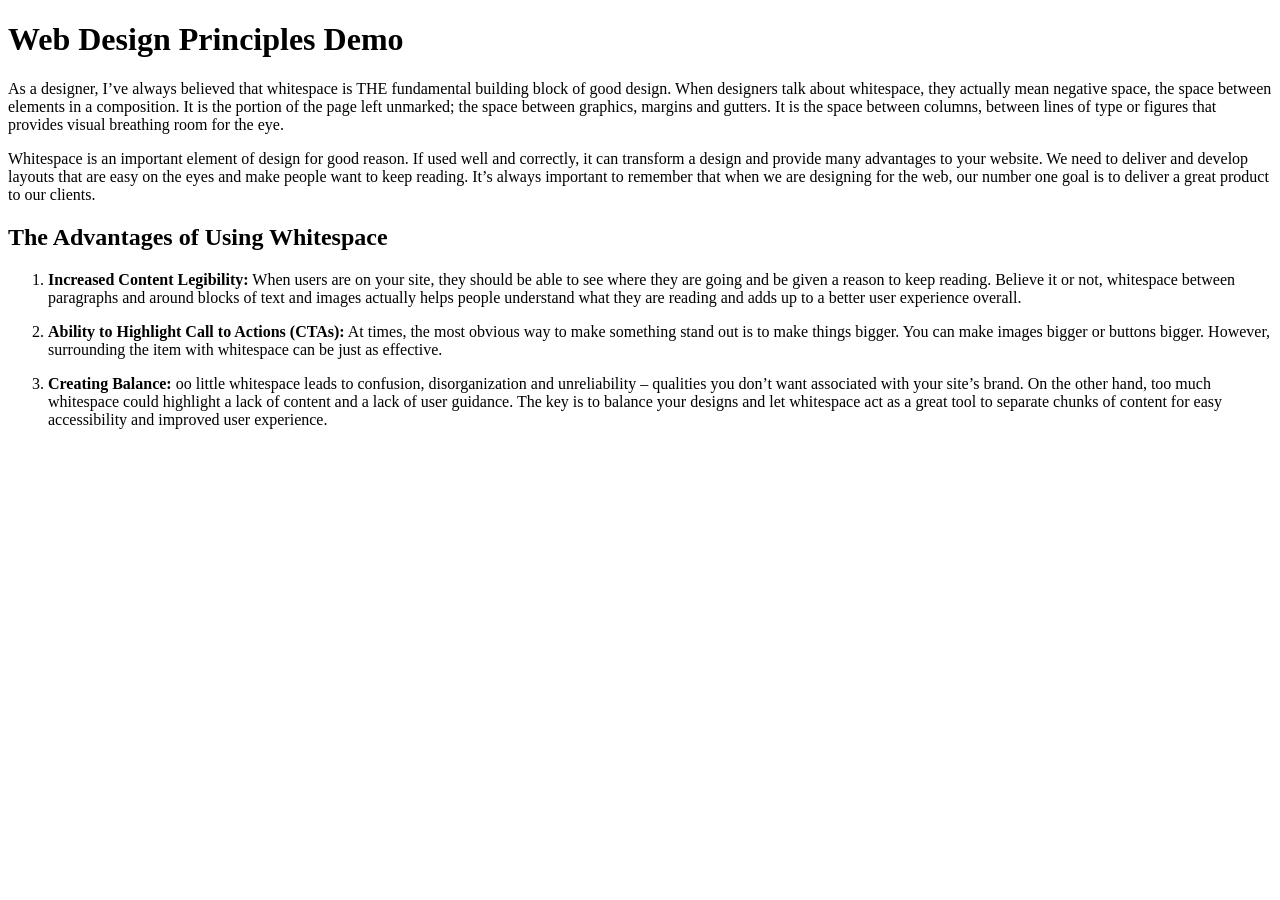
<file: week-7/demos/web-design-principles-demo/index.html>
<!DOCTYPE html>
<html lang="en">
<head>
    <meta charset="UTF-8">
    <meta http-equiv="X-UA-Compatible" content="IE=edge">
    <meta name="viewport" content="width=device-width, initial-scale=1.0">
    <title>Web Design Principles Demo</title>
    <link href="styles.css" rel="stylesheet">
</head>
<body>
    <h1>Web Design Principles Demo</h1>
    <p>As a designer, I’ve always believed that whitespace is THE fundamental building block of good design. When designers
    talk about whitespace, they actually mean negative space, the space between elements in a composition. It is the portion
    of the page left unmarked; the space between graphics, margins and gutters. It is the space between columns, between
    lines of type or figures that provides visual breathing room for the eye.</p>
    <p>Whitespace is an important element of design for good reason. If used well and correctly, it can transform a design and
    provide many advantages to your website. We need to deliver and develop layouts that are easy on the eyes and make
    people want to keep reading. It’s always important to remember that when we are designing for the web, our number one
    goal is to deliver a great product to our clients.</p>
    <h2>The Advantages of Using Whitespace</h2>
    <ol>
        <li><p><strong>Increased Content Legibility:</strong> When users are on your site, they should be able to see where they are going and be given
        a reason to keep reading. Believe it or not, whitespace between paragraphs and around blocks of text and images actually
        helps people understand what they are reading and adds up to a better user experience overall.</p></li>
        <li>
            <p><strong>Ability to Highlight Call to Actions (CTAs):</strong> At times, the most obvious way to make something stand out is to make things bigger. You can make images bigger or
            buttons bigger. However, surrounding the item with whitespace can be just as effective.</p>
        </li>
        <li>
            <p><strong>Creating Balance:</strong> oo little whitespace leads to confusion, disorganization and unreliability – qualities you don’t want associated with
            your site’s brand. On the other hand, too much whitespace could highlight a lack of content and a lack of user guidance.
            The key is to balance your designs and let whitespace act as a great tool to separate chunks of content for easy
            accessibility and improved user experience.</p>
        </li>
    </ol>
</body>
</html>
</file>
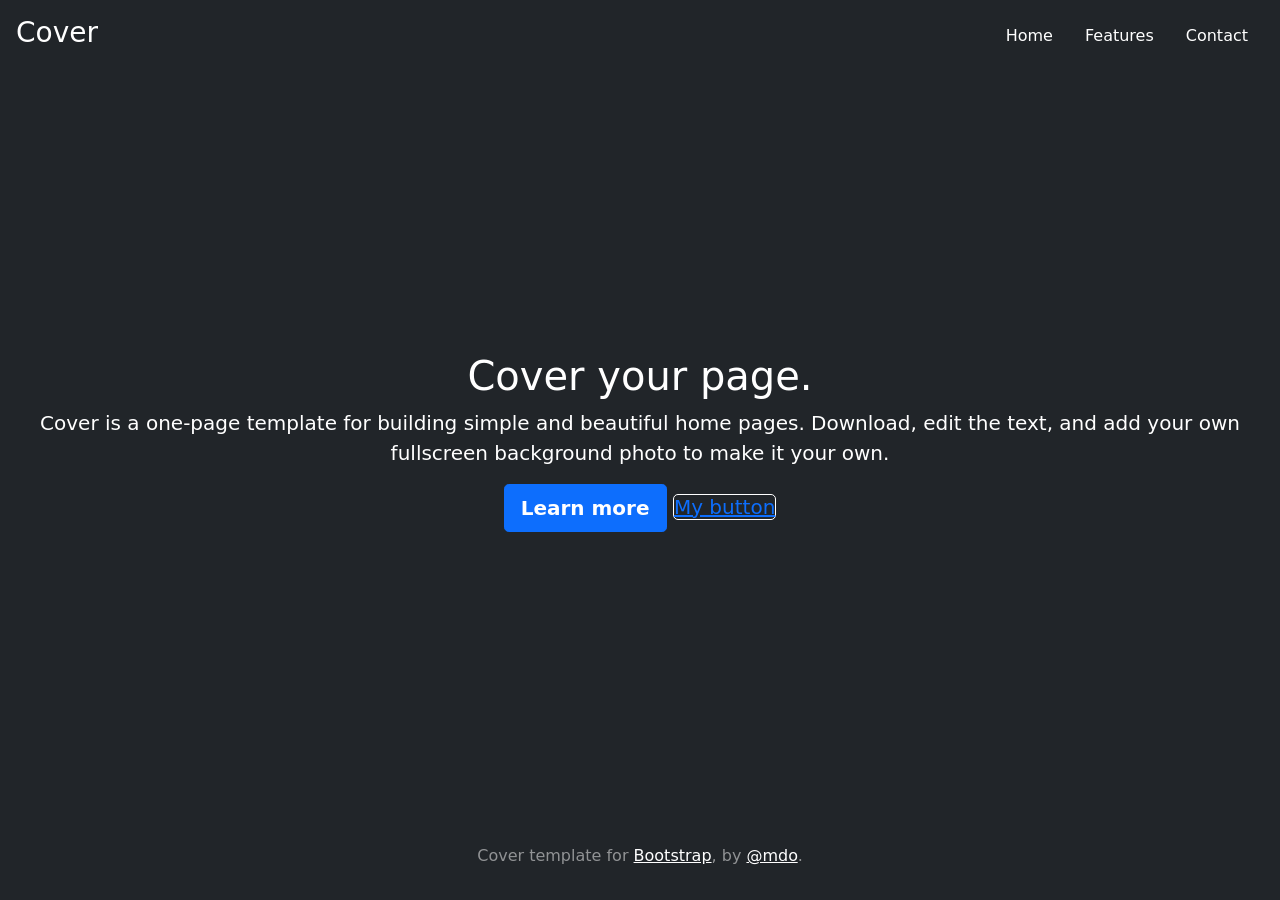
<file: week-7/thursday/demos/css-frameworks-demo/index.html>
<!doctype html>
<html lang="en" class="h-100">

<head>
  <meta charset="utf-8">
  <meta name="viewport" content="width=device-width, initial-scale=1">
  <meta name="description" content="">
  <meta name="author" content="Mark Otto, Jacob Thornton, and Bootstrap contributors">
  <meta name="generator" content="Hugo 0.84.0">
  <title>Cover Template · Bootstrap v5.0</title>
  <!-- Bootstrap core CSS -->
  <link href="./assets/dist/css/bootstrap.min.css" rel="stylesheet">
  <link href="./styles.css" rel="stylesheet">
</head>

<body class="d-flex h-100 text-center text-white bg-dark">

  <div class="cover-container d-flex w-100 h-100 p-3 mx-auto flex-column">
    <header class="mb-auto">
      <div>
        <h3 class="float-md-start mb-0">Cover</h3>
        <nav class="nav nav-masthead justify-content-center float-md-end">
          <a class="nav-link active text-white" aria-current="page" href="#">Home</a>
          <a class="nav-link text-white" href="#">Features</a>
          <a class="nav-link text-white" href="#">Contact</a>
        </nav>
      </div>
    </header>

    <main class="px-3">
      <h1>Cover your page.</h1>
      <p class="lead">Cover is a one-page template for building simple and beautiful home pages. Download, edit the
        text, and add your own fullscreen background photo to make it your own.</p>
      <p class="lead">
        <a href="#" class="btn btn-lg btn-primary fw-bold">Learn more</a>
        <a class="button">My button</a>
      </p>
    </main>

    <footer class="mt-auto text-white-50">
      <p>Cover template for <a href="https://getbootstrap.com/" class="text-white">Bootstrap</a>, by <a
          href="https://twitter.com/mdo" class="text-white">@mdo</a>.</p>
    </footer>
  </div>



</body>

</html>
</file>
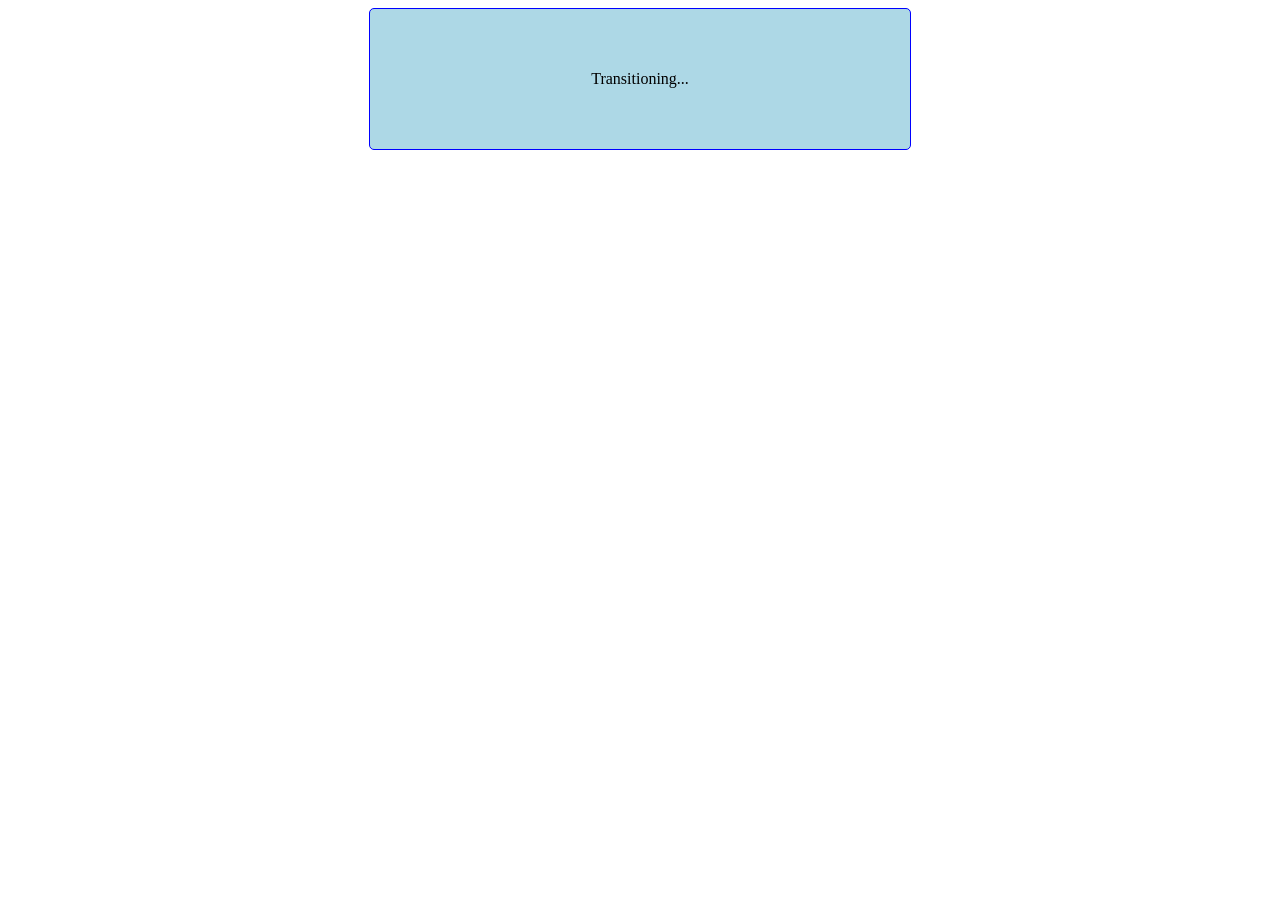
<file: week-7/thursday/demos/interactivity-demo/index.html>
<!DOCTYPE html>
<html lang="en">
<head>
    <meta charset="UTF-8">
    <meta http-equiv="X-UA-Compatible" content="IE=edge">
    <meta name="viewport" content="width=device-width, initial-scale=1.0">
    <title>Interactivity Demo</title>
    <link href="styles.css" rel="stylesheet">
</head>
<body>
    <div>Transitioning...</div>
</body>
</html>
</file>
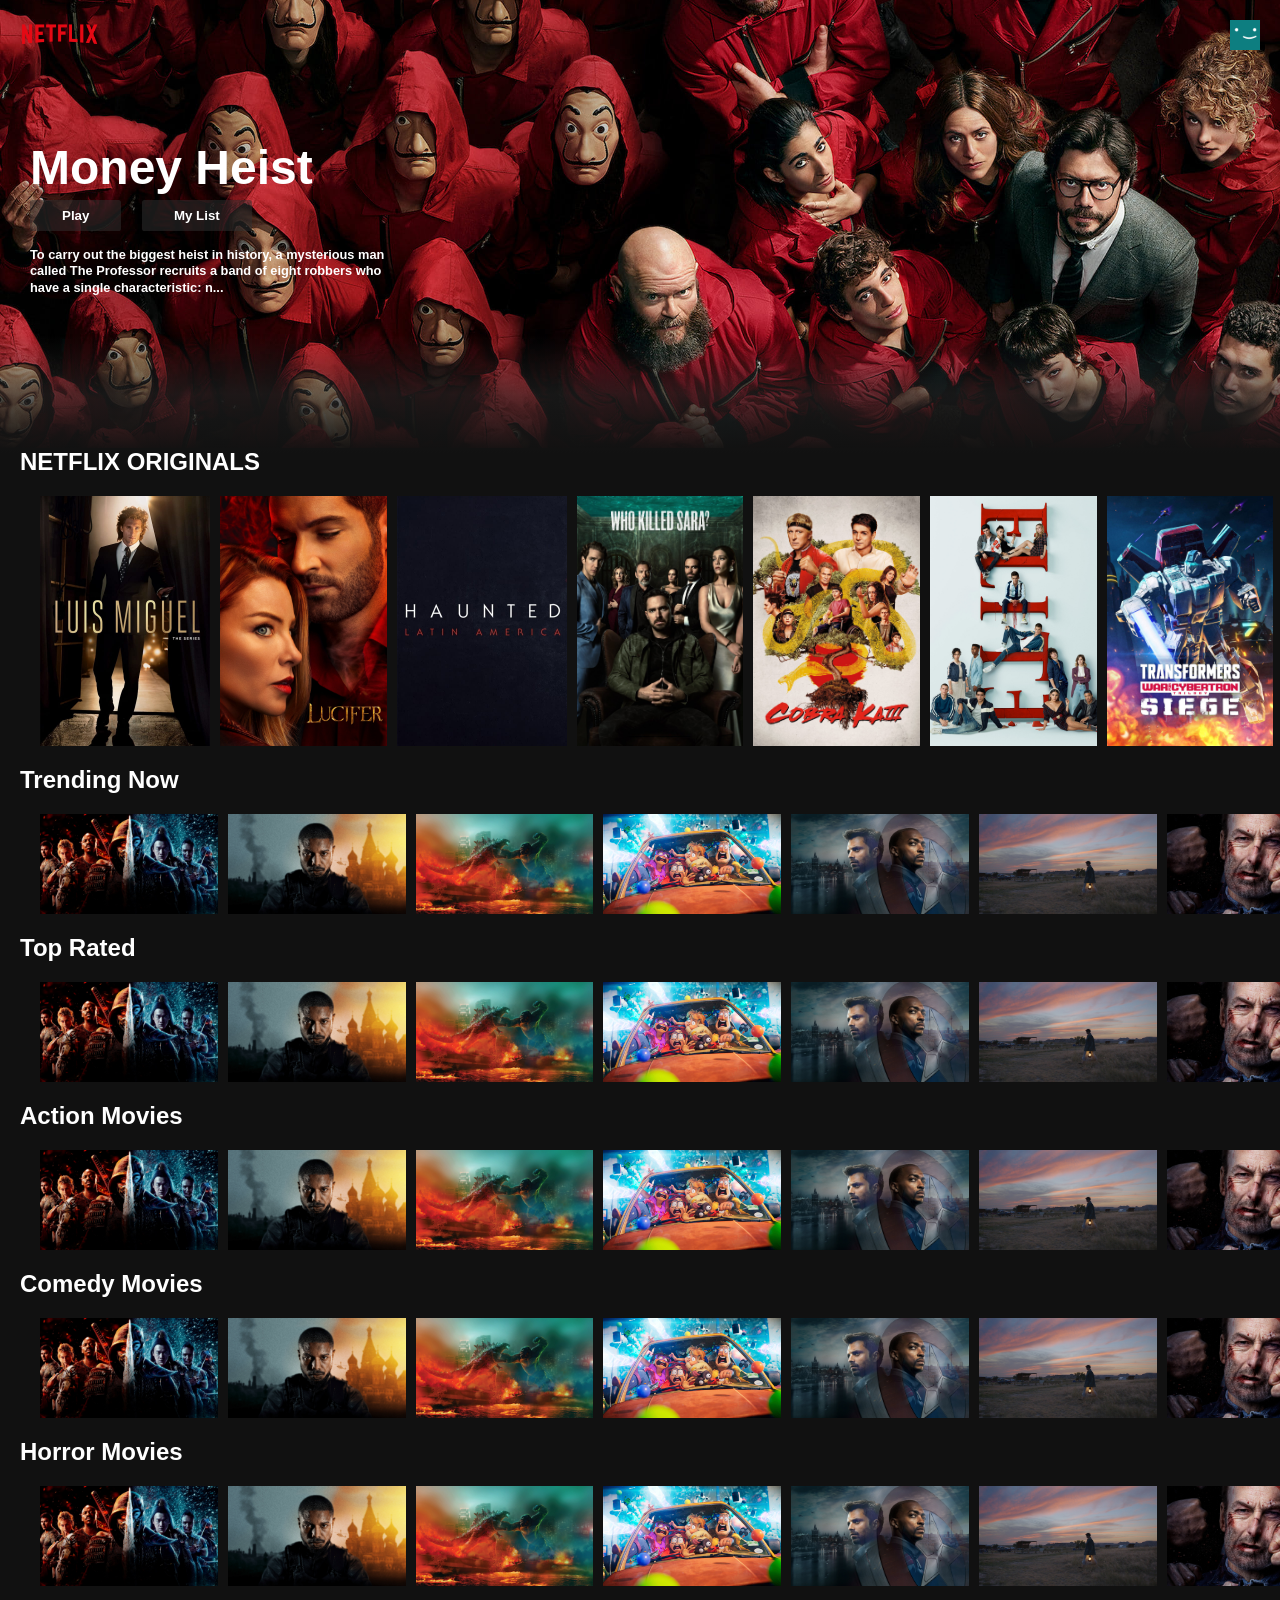
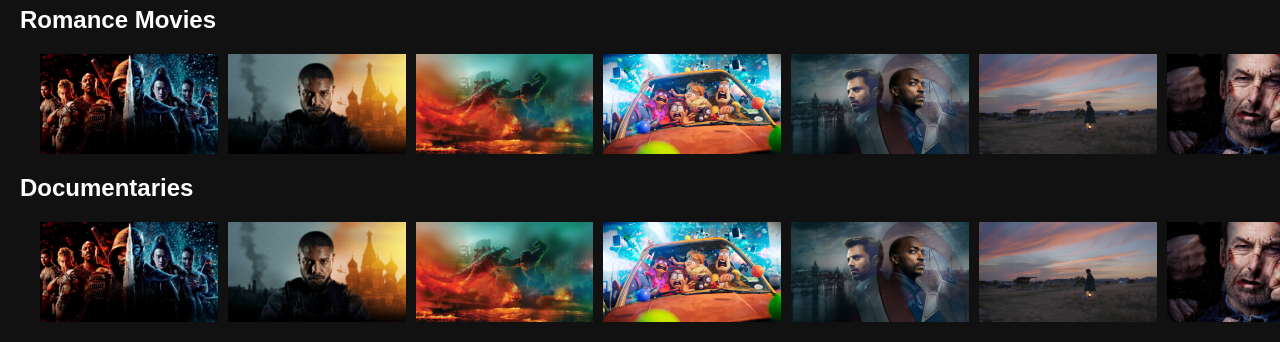
<file: week-7/thursday/demos/pixel-perfect-demo/index.html>
<!DOCTYPE html>
<html lang="en">
  <head>
    <meta charset="UTF-8" />
    <meta http-equiv="X-UA-Compatible" content="IE=edge" />
    <meta name="viewport" content="width=device-width, initial-scale=1.0" />
    <title>Netflix Clone</title>
    <link rel="stylesheet" href="style.css" />
  </head>
  <body>
    <!-- nav -->
    <div id="nav" class="nav">
      <img class="nav__logo" src="images/netflix-logo.png" alt="" />
      <img class="nav__avatar" src="images/netflix-avatar.png" alt="" />
    </div>

    <!-- header -->
    <header class="banner">
      <div class="banner__contents">
        <h1 class="banner__title">Money Heist</h1>
        <div class="banner__buttons">
          <button class="banner__button">Play</button>
          <button class="banner__button">My List</button>
        </div>
        <h1 class="banner__description">
          To carry out the biggest heist in history, a mysterious man called The Professor recruits
          a band of eight robbers who have a single characteristic: n...
        </h1>
      </div>
      <div class="banner--fadeBottom"></div>
    </header>

    <!-- Netflix Originals -->
    <div class="row">
      <h2>NETFLIX ORIGINALS</h2>
      <div class="row__posters">
        <img class="row__poster row__posterLarge" src="images/large-movie1.jpg" alt="" />

        <img class="row__poster row__posterLarge" src="images/large-movie2.jpg" alt="" />

        <img class="row__poster row__posterLarge" src="images/large-movie3.jpg" alt="" />

        <img class="row__poster row__posterLarge" src="images/large-movie4.jpg" alt="" />

        <img class="row__poster row__posterLarge" src="images/large-movie5.jpg" alt="" />

        <img class="row__poster row__posterLarge" src="images/large-movie6.jpg" alt="" />

        <img class="row__poster row__posterLarge" src="images/large-movie7.jpg" alt="" />

        <img class="row__poster row__posterLarge" src="images/large-movie8.jpg" alt="" />
      </div>
    </div>

    <!-- Trending Now -->
    <div class="row">
      <h2>Trending Now</h2>
      <div class="row__posters">
        <img class="row__poster" src="images/small-movie1.jpg" alt="" />

        <img class="row__poster" src="images/small-movie2.jpg" alt="" />

        <img class="row__poster" src="images/small-movie3.jpg" alt="" />

        <img class="row__poster" src="images/small-movie4.jpg" alt="" />

        <img class="row__poster" src="images/small-movie5.jpg" alt="" />

        <img class="row__poster" src="images/small-movie6.jpg" alt="" />

        <img class="row__poster" src="images/small-movie7.jpg" alt="" />

        <img class="row__poster" src="images/small-movie8.jpg" alt="" />
      </div>
    </div>

    <!-- Top Rated -->
    <div class="row">
      <h2>Top Rated</h2>
      <div class="row__posters">
        <img class="row__poster" src="images/small-movie1.jpg" alt="" />

        <img class="row__poster" src="images/small-movie2.jpg" alt="" />

        <img class="row__poster" src="images/small-movie3.jpg" alt="" />

        <img class="row__poster" src="images/small-movie4.jpg" alt="" />

        <img class="row__poster" src="images/small-movie5.jpg" alt="" />

        <img class="row__poster" src="images/small-movie6.jpg" alt="" />

        <img class="row__poster" src="images/small-movie7.jpg" alt="" />

        <img class="row__poster" src="images/small-movie8.jpg" alt="" />
      </div>
    </div>

    <!-- Action Movies -->
    <div class="row">
      <h2>Action Movies</h2>
      <div class="row__posters">
        <img class="row__poster" src="images/small-movie1.jpg" alt="" />

        <img class="row__poster" src="images/small-movie2.jpg" alt="" />

        <img class="row__poster" src="images/small-movie3.jpg" alt="" />

        <img class="row__poster" src="images/small-movie4.jpg" alt="" />

        <img class="row__poster" src="images/small-movie5.jpg" alt="" />

        <img class="row__poster" src="images/small-movie6.jpg" alt="" />

        <img class="row__poster" src="images/small-movie7.jpg" alt="" />

        <img class="row__poster" src="images/small-movie8.jpg" alt="" />
      </div>
    </div>

    <!-- Comedy Movies -->
    <div class="row">
      <h2>Comedy Movies</h2>
      <div class="row__posters">
        <img class="row__poster" src="images/small-movie1.jpg" alt="" />

        <img class="row__poster" src="images/small-movie2.jpg" alt="" />

        <img class="row__poster" src="images/small-movie3.jpg" alt="" />

        <img class="row__poster" src="images/small-movie4.jpg" alt="" />

        <img class="row__poster" src="images/small-movie5.jpg" alt="" />

        <img class="row__poster" src="images/small-movie6.jpg" alt="" />

        <img class="row__poster" src="images/small-movie7.jpg" alt="" />

        <img class="row__poster" src="images/small-movie8.jpg" alt="" />
      </div>
    </div>

    <!-- Horror Movies -->
    <div class="row">
      <h2>Horror Movies</h2>
      <div class="row__posters">
        <img class="row__poster" src="images/small-movie1.jpg" alt="" />

        <img class="row__poster" src="images/small-movie2.jpg" alt="" />

        <img class="row__poster" src="images/small-movie3.jpg" alt="" />

        <img class="row__poster" src="images/small-movie4.jpg" alt="" />

        <img class="row__poster" src="images/small-movie5.jpg" alt="" />

        <img class="row__poster" src="images/small-movie6.jpg" alt="" />

        <img class="row__poster" src="images/small-movie7.jpg" alt="" />

        <img class="row__poster" src="images/small-movie8.jpg" alt="" />
      </div>
    </div>

    <!-- Romance Movies -->
    <div class="row">
      <h2>Romance Movies</h2>
      <div class="row__posters">
        <img class="row__poster" src="images/small-movie1.jpg" alt="" />

        <img class="row__poster" src="images/small-movie2.jpg" alt="" />

        <img class="row__poster" src="images/small-movie3.jpg" alt="" />

        <img class="row__poster" src="images/small-movie4.jpg" alt="" />

        <img class="row__poster" src="images/small-movie5.jpg" alt="" />

        <img class="row__poster" src="images/small-movie6.jpg" alt="" />

        <img class="row__poster" src="images/small-movie7.jpg" alt="" />

        <img class="row__poster" src="images/small-movie8.jpg" alt="" />
      </div>
    </div>

    <!-- Documentaries -->
    <div class="row">
      <h2>Documentaries</h2>
      <div class="row__posters">
        <img class="row__poster" src="images/small-movie1.jpg" alt="" />

        <img class="row__poster" src="images/small-movie2.jpg" alt="" />

        <img class="row__poster" src="images/small-movie3.jpg" alt="" />

        <img class="row__poster" src="images/small-movie4.jpg" alt="" />

        <img class="row__poster" src="images/small-movie5.jpg" alt="" />

        <img class="row__poster" src="images/small-movie6.jpg" alt="" />

        <img class="row__poster" src="images/small-movie7.jpg" alt="" />

        <img class="row__poster" src="images/small-movie8.jpg" alt="" />
      </div>
    </div>

    <script>
      const nav = document.getElementById('nav');
      window.addEventListener('scroll', () => {
        if (window.scrollY >= 100) {
          nav.classList.add('nav__black');
        } else {
          nav.classList.remove('nav__black');
        }
      });
    </script>
  </body>
</html>
</file>
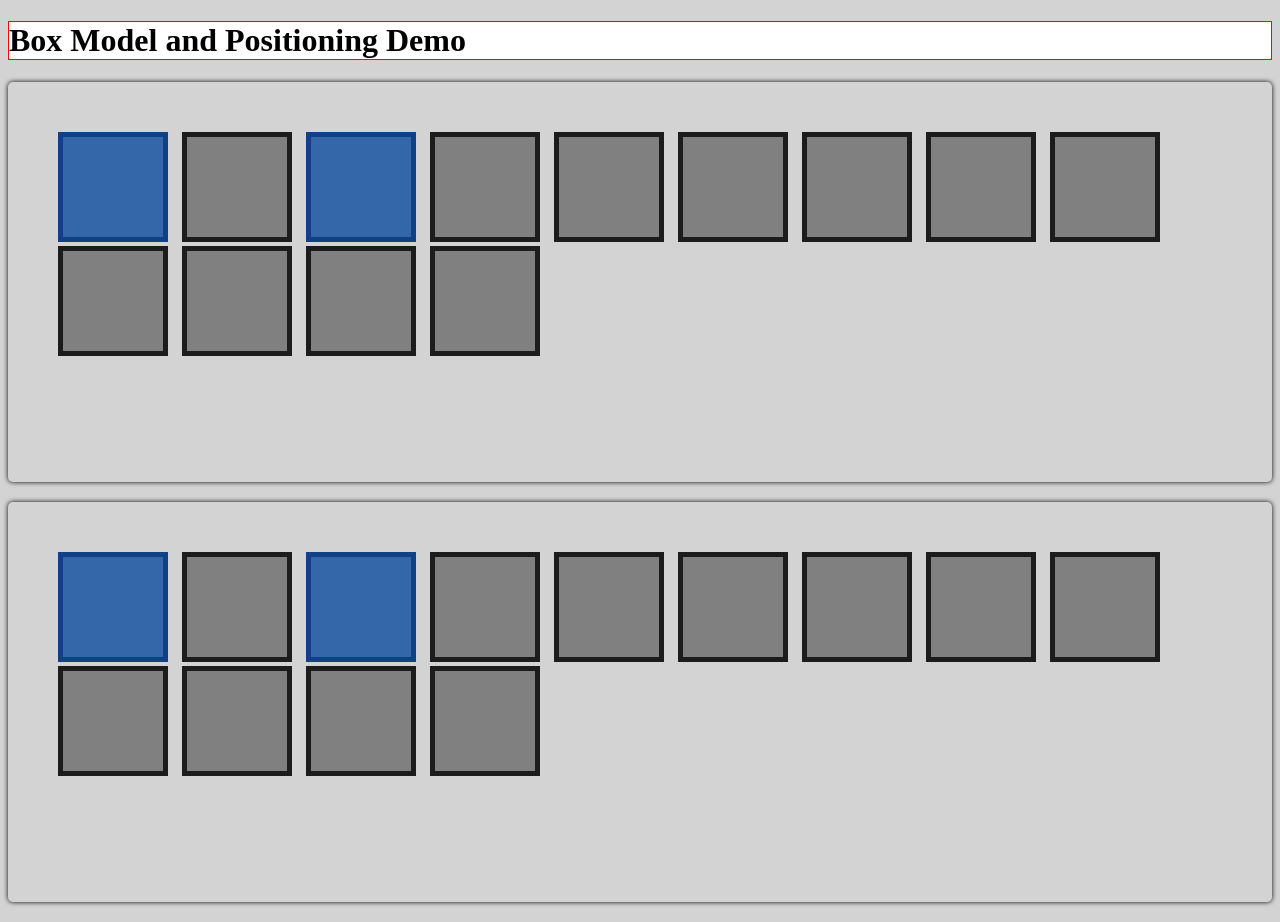
<file: week-7/tuesday/demos/box-model-and-positioning-demo/index.html>
<!DOCTYPE html>
<html lang="en">

<head>
    <meta charset="UTF-8">
    <meta http-equiv="X-UA-Compatible" content="IE=edge">
    <meta name="viewport" content="width=device-width, initial-scale=1.0">
    <title>Box Model and Positioning Demo</title>
    <link rel="stylesheet" href="main.css">
</head>

<body>
    <h1 class="title">Box Model and Positioning Demo</h1>
    <!-- <p>
        In CSS every element is a box. Even anchor tags are 
        <a href="https://developer.mozilla.org/en-US/docs/Learn/CSS/Building_blocks/The_box_model" target="_blank">boxes</a>.
    </p>
    <ul>
        <li>This is a box</li>
        <li>Also a box</li>
        <li>Same here</li>
    </ul>
    <h2 class="subheading">I'm a block element</h2>
    <h2>Me too!</h2>
    <div>
        <span>Inline element over here.</span>
        <span>Different inline element.</span>
        <span>Last inline element</span>
    </div>
    <div>
        <div class="inline-block">Best </div>
        <div class="inline-block">of </div>
        <div class="inline-block">both </div>
        <div class="inline-block">worlds!</div>
    </div>
    <div>
        <div class="neighbor1">
            The parts of the box are content, padding, border and margin
        </div>
        <div class="neighbor2">Hello neighbor!</div>
    </div>
    <div>
        <div class="standard">I'm the standard CSS box model</div>
        <div class="border-box">I'm using border-box</div>
    </div> -->
    <!-- <div>
        <div class="box-playground">
            Playground Playground Playground
            Playground Playground Playground
            Playground Playground Playground
            Playground Playground Playground
            Playground Playground Playground
            Playground Playground Playground
            Playground Playground Playground

        </div>
        <div class="box-playground-neighbor"></div>
        <div class="box-playground-neighbor2"></div>
    </div> -->
    <div class="boxes-container">
 
        <div class="blue-box"></div>
        <div class="grey-box"></div>
        <div class="blue-box"></div>
        <div class="grey-box"></div>
        <div class="grey-box"></div>
        <div class="grey-box"></div>
        <div class="grey-box"></div>
        <div class="grey-box"></div>
        <div class="grey-box"></div>
        <div class="grey-box"></div>
        <div class="grey-box"></div>
        <div class="grey-box"></div>
        <div class="grey-box"></div>
    </div>
    <div class="boxes-container">
    
        <div class="blue-box"></div>
        <div class="grey-box"></div>
        <div class="blue-box"></div>
        <div class="grey-box"></div>
        <div class="grey-box"></div>
        <div class="grey-box"></div>
        <div class="grey-box"></div>
        <div class="grey-box"></div>
        <div class="grey-box"></div>
        <div class="grey-box"></div>
        <div class="grey-box"></div>
        <div class="grey-box"></div>
        <div class="grey-box"></div>
    </div>
    <!-- For position sticky -->
    <!-- <div class="boxes-container">
        <div class="grey-box"></div>
        <div class="blue-box"></div>
        <div class="grey-box"></div>
        <div class="grey-box"></div>
        <div class="grey-box"></div>
        <div class="grey-box"></div>
        <div class="grey-box"></div>
        <div class="grey-box"></div>
        <div class="grey-box"></div>
        <div class="grey-box"></div>
        <div class="grey-box"></div>
        <div class="grey-box"></div>
    </div>
    <div class="boxes-container">
        <div class="grey-box"></div>
        <div class="grey-box"></div>
        <div class="grey-box"></div>
        <div class="grey-box"></div>
        <div class="grey-box"></div>
        <div class="grey-box"></div>
        <div class="grey-box"></div>
        <div class="grey-box"></div>
        <div class="grey-box"></div>
        <div class="grey-box"></div>
        <div class="grey-box"></div>
        <div class="grey-box"></div>
        <div class="grey-box"></div>
        <div class="grey-box"></div>
        <div class="grey-box"></div>
        <div class="grey-box"></div>
        <div class="grey-box"></div>
        <div class="grey-box"></div>
        <div class="grey-box"></div>
        <div class="grey-box"></div>
        <div class="grey-box"></div>
        <div class="grey-box"></div>
        <div class="grey-box"></div>
        <div class="grey-box"></div>
        <div class="grey-box"></div>
        <div class="grey-box"></div>
        <div class="grey-box"></div>
        <div class="grey-box"></div> -->
    </div>
</body>

</html>
</file>
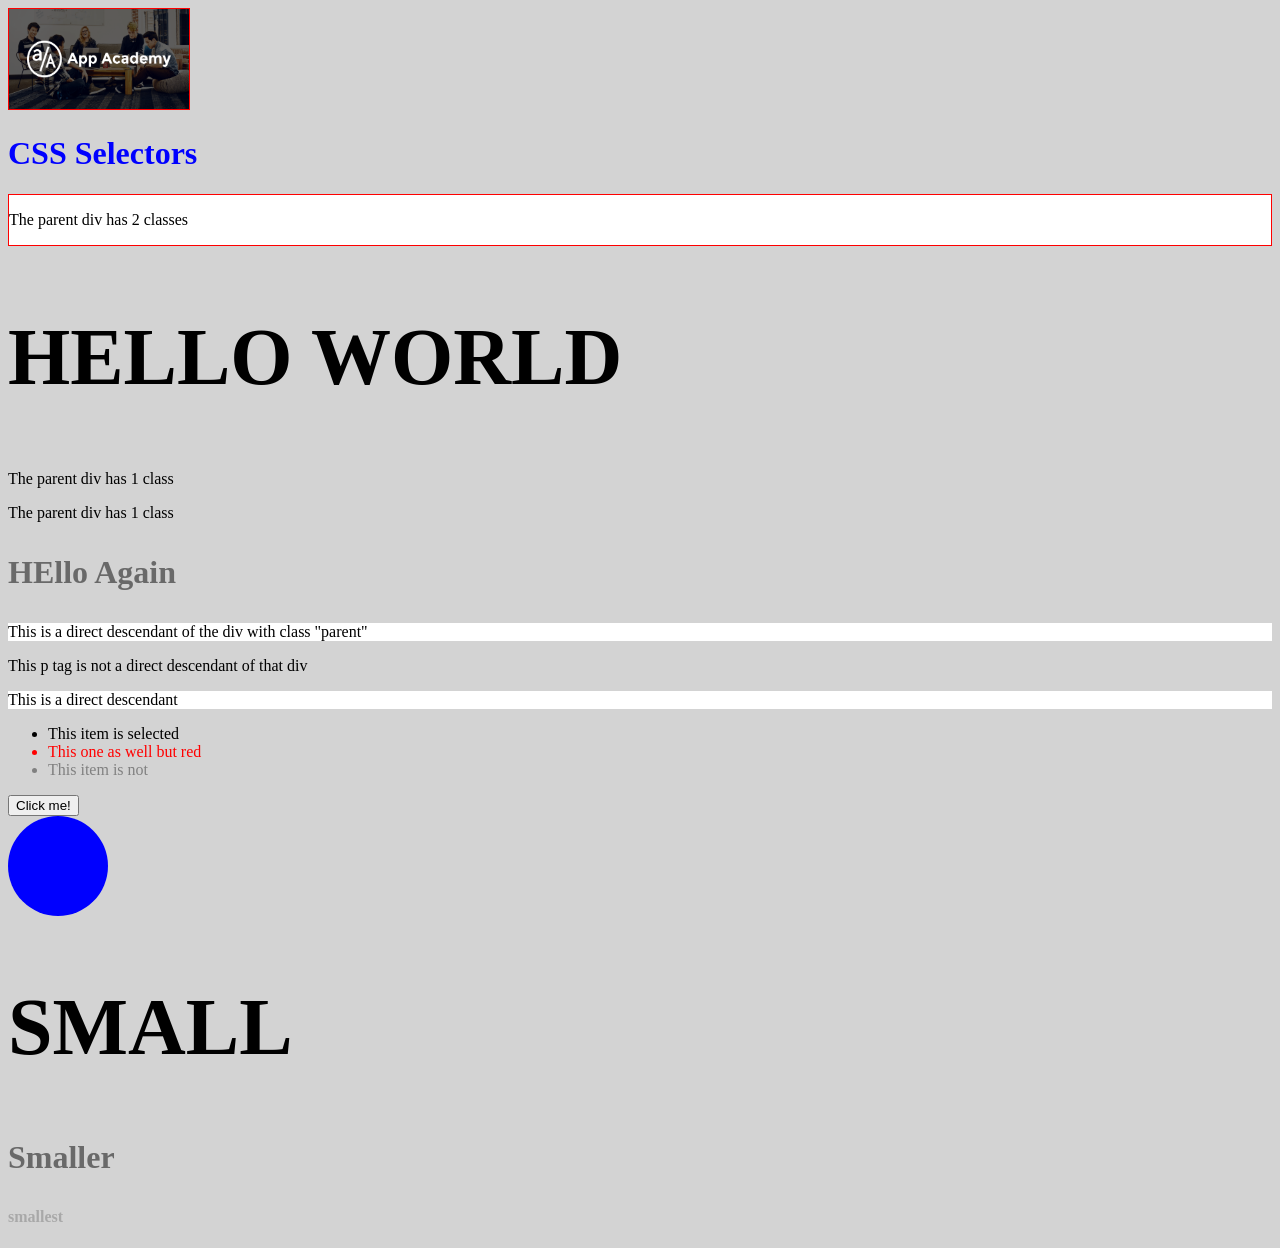
<file: week-7/tuesday/demos/css-fundamentals-demo/index.html>
<!DOCTYPE html>
<html lang="en">

<head>
    <meta charset="UTF-8">
    <meta http-equiv="X-UA-Compatible" content="IE=edge">
    <meta name="viewport" content="width=device-width, initial-scale=1.0">
    <title>CSS Fundamentals Demo</title>
    <!-- <link rel="stylesheet" href="logo.css"> -->
    <link rel="stylesheet" href="main.css">
</head>

<body>
    <img src="aA-banner.png" id="aA-logo">
    <h1 class="title" id="main-title">CSS Selectors</h1>
    <div class="red-border white-background">
        <p>The parent div has 2 classes</p>
    </div>
    <h2 class="title">Hello world</h2>
    <div class="white-background">
        <p>The parent div has 1 class</p>
    </div>
    <div class="red-border">
        <p>The parent div has 1 class</p>
    </div>
    <h3 class="title">HEllo again</h3>
    <div class="parent">
        <p>This is a direct descendant of the div with class "parent"</p>
        <div><p>This p tag is not a direct descendant of that div</p></div>
        <p>This is a direct descendant</p>
    </div>
    <ul>
        <li class="selected">This item is selected</li>
        <li class="selected">This one as well but red</li>
        <li>This item is not</li>
    </ul>
    <button>Click me!</button>
    <div id="a-div" class="a-div"></div>
    <div class="subtitle-container">
        <h2>Small</h2>
        <h3>Smaller</h3>
        <h4>Smallest</h4>
    </div>
</body>

</html>
</file>
<file: week-7/demos/web-design-principles-demo/styles.css>
/* * {
    margin: 0;
    padding: 0;
    line-height: 1;
} */
</file>
<file: week-7/thursday/demos/css-frameworks-demo/styles.css>
.border-red {
    border: 1px solid red;
}

.button {
    border-radius: 5px;
    border: 1px solid white;

}

.button:hover {
    background-color: lightgray;
}
</file>
<file: week-7/thursday/demos/interactivity-demo/styles.css>
body {
    display: flex;
    justify-content: center;
    align-items: center;
}
div {
    width: 500px;
    height: 100px;
    background-color: lightblue;
    border: 1px solid blue;
    border-radius: 5px;
    display: flex;
    justify-content: center;
    align-items: center;
    padding: 20px;
    transition: transform 10s, background-color 2s;
}

div:hover {
    /* width: 100px;
    border: 1px solid red;
    background-color: pink; */
    transform: translate(100px, 100px);
}
</file>
<file: week-7/thursday/demos/pixel-perfect-demo/style.css>
* {
  margin: 0;
  box-sizing: border-box;
}

body {
  font-family: Arial, Helvetica, sans-serif;
  background-color: #111;
}

.row__poster {
  width: 100%;
  object-fit: contain;
  max-height: 100px;
  margin-right: 10px;
  transition: transform 450ms;
}

.row__posters {
  display: flex;
  overflow-y: hidden;
  overflow-x: scroll;
  padding: 20px;
}

.row__poster:hover {
  transform: scale(1.08);
}

.row__posters::-webkit-scrollbar {
  display: none;
}

.row__posterLarge {
  max-height: 250px;
}

.row__posterLarge:hover {
  transform: scale(1.09);
}

.row {
  color: white;
  margin-left: 20px;
}

/* banner */
.banner {
  background-image: url('images/banner.jpg');
  background-size: cover;
  background-position: center center;
  color: white;
  object-fit: contain;
  height: 448px;
}

.banner__contents {
  margin-left: 30px;
  padding-top: 140px;
  height: 190px;
}

.banner__title {
  font-size: 3rem;
  font-weight: 800;
  padding-bottom: 0.3rem;
}

.banner__description {
  width: 45rem;
  line-height: 1.3;
  padding-top: 1rem;
  font-size: 0.8rem;
  max-width: 360px;
  height: 180px;
}

.banner__button {
  cursor: pointer;
  color: #fff;
  outline: none;
  border: none;
  font-weight: 700;
  border-radius: 0.2vw;
  padding-left: 2rem;
  padding-right: 2rem;
  margin-right: 1rem;
  padding-top: 0.5rem;
  padding-bottom: 0.5rem;
  background-color: rgba(51, 51, 51, 0.5);
}

.banner__button:hover {
  color: #000;
  background-color: #e6e6e6;
  transition: all 0.2s;
}

.banner--fadeBottom {
  margin-top: 145px;
  height: 7.4rem;
  background-image: linear-gradient(180deg, transparent, rgba(37, 37, 37, 0.61), #111);
}

/* nav */

.nav__logo {
  width: 80px;
  object-fit: contain;
}

.nav__avatar {
  width: 30px;
  object-fit: contain;
}

.nav {
  position: fixed;
  top: 0;
  width: 100%;
  display: flex;
  justify-content: space-between;
  padding: 20px;
  /* background-color: #111; */
  z-index: 1;
  transition-timing-function: ease-in;
  transition: all 0.5s;
}

.nav__black {
  background-color: #111;
}
</file>
<file: week-7/tuesday/demos/box-model-and-positioning-demo/main.css>
/* 
- How box-sizing: border-box works.
- The values of the display property.
- Be able to implement a box-shadow
- Be able to handle content that overflows.
- Position an element in the page with top/right/bottom/left
*/

/* The box model: everything in css has a box around it */

body {
    background-color: lightgray;
}

h1, p, ul, li, a {
    border: 1px solid red;
    background-color: white;
}

/* 
3 types of boxes controlled by the display property:
- block: they box will break into a new line and 
you can set width and height
- inline: the box will not break into a new line and
you can't set width and height
- inline-block: the box will not break into a new line but
you can set width and height
*/
h2 {
    border: 1px solid red;
    background-color: white;
    height: 300px;
}

span {
    border: 1px solid red;
    background-color: white;
    height: 5500px;
}

.inline-block {
    border: 1px solid red;
    background-color: white;
    height: 500px;
    display: inline-block;
}

/* Parts of the box: content, padding, border and margin */
.neighbor1 {
    border: 1px solid red;
    background-color: white;
    display: inline-block;
    padding: 20px;
    border: 10px solid red;
    margin: 100px;
}

.neighbor2 {
    border: 1px solid red;
    background-color: white;
    display: inline-block;
}


/* 
Standard CSS box model, width and height are for content only 
In box-sizing: border-box, it also includes padding, and border
*/
.standard {
    width: 200px;
    height: 200px;
    padding: 10px;
    border: 1px solid red;
    background-color: white;
}

.border-box {
    box-sizing: border-box;
    width: 200px;
    height: 200px;
    padding: 20px;
    border: 1px solid red;
    background-color: white;
}

/* 
- margin top right bottom left
- border top right bottom left and shorthand for width style and color
- padding top right bottom left
- give something a box shadow (horizontal offset, vertical, blur radius and color)
*/
.box-playground {
    background-color: white;
    display: inline-block;
    width: 100px;
    height: 100px;

    margin: 100px;
    /* margin-top: 100px;
    margin-right: 100px;
    margin-bottom: 100px;
    margin-left: 100px; */

    border: 5px dotted red;
    border-top: 5px dotted red;
    border-right: 5px dotted red;
    border-bottom: 5px dotted red;
    border-left: 5px dotted red;
    border-width: 5px;
    border-style: dotted;
    border-color: red;

    padding: 20px;
    padding-top: 20px;
    padding-right: 20px;
    padding-bottom: 20px;
    padding-left: 20px;

    box-shadow: 5px 5px 10px green;

    overflow: scroll;
}

.box-playground-neighbor {
    border: 1px solid red;
    background-color: white;
    display: inline-block;
    width: 200px;
    height: 200px;
}

.box-playground-neighbor2 {
    border: 1px solid red;
    background-color: white;
    width: 200px;
    height: 200px;
}


/* The position CSS property sets how an element 
is positioned in a document. */
.boxes-container {
    box-shadow: 0 0 5px black;
    padding: 50px;
    border-radius: 5px;
    margin-bottom: 20px;
    position: relative;
    /* position: static; */
    height: 300px;
}

.grey-box {
    width: 100px;
    height: 100px;
    display: inline-block;
    background-color: #808080;
    border: 5px solid #1c1c1c;
    margin-right: 10px;
}

.blue-box {
    width: 100px;
    height: 100px;
    display: inline-block;
    background-color: #3466AA;
    border: 5px solid #114084;
    margin-right: 10px;

    /* position: static;
    top: 50px;
    left: 50px; */

    /* position: relative;
    top: 50px; 
    right: -50px;
    z-index: -1; */
   
    /* position: absolute;
    top: 411px; 
    left: 300px; */
    
    /* position: fixed;
    top: 0px;
    left: 200px; */

    position: sticky;
    top: 100px;
}

/* For sticky */
/* body {
    height: 5000px;
} */
</file>
<file: week-7/tuesday/demos/css-fundamentals-demo/logo.css>
/* 
Set the image to 180X100 with a red border
Look for the element with the Inspector
*/
#aA-logo {
    width: 180px;
    height: 100px;
    border: 1px solid red;
}
</file>
<file: week-7/tuesday/demos/css-fundamentals-demo/main.css>
@import "./logo.css";

/* 
Make the title a sans serif font
Show some of the generic font families: serif, sans-serif, monospace, cursive, and fantasy
*/
.title {
    font-family: serif;
}

#main-title {
    color: blue;
}
/* Make the body tag have light gray background */
body {
    background-color: lightgray;
}

/* Use the compound class selector for div red-border white-background */
.red-border.white-background {
    border: 1px solid red;
    background-color: white;
}

/* Make p tags that are descendants of .parent have a white background - descendant combinator*/
/* .parent p {
    background-color: white;
} */

/* Make p tags that are direct descendant of .parent have a white background - child combinator */
.parent > p {
    background-color: white;
}

/* Make li that are not selected color gray https://developer.mozilla.org/en-US/docs/Web/CSS/Pseudo-classes */
li:not(.selected) {
    color: gray
}

/* Adjacent sibling selector */
li.selected + li.selected {
    color: red;
}

/* Change the pointer when hovering over the button, hover as a pseudo class */
button:hover {
    cursor: pointer;
}

/* Which one has more specificity id or tag + class */
.a-div {
    width: 100px;
    height: 100px;
    background-color: red;
    border-radius: 50%;
}






.a-div {
    width: 100px;
    height: 100px;
    background-color: blue;
    border-radius: 50%;
}




/* 
font-size: relative vs absolute units, 
font-weight, 
color black in hex, rgb, rgba (talk about alpha value), 
text transform uppercase 
*/


h2 {
    font-size: 5rem;
    font-weight: bold;
    color: #000000;
    text-transform: uppercase;
}

h3 {
    font-size: 2rem;
    font-weight: bold;
    color: rgba(0,0,0, .5);
    text-transform: capitalize;
}

h4 {
    font-size: 1rem;
    font-weight: bold;
    color: rgba(0,0,0, .2);
    text-transform: lowercase;
}
</file>
